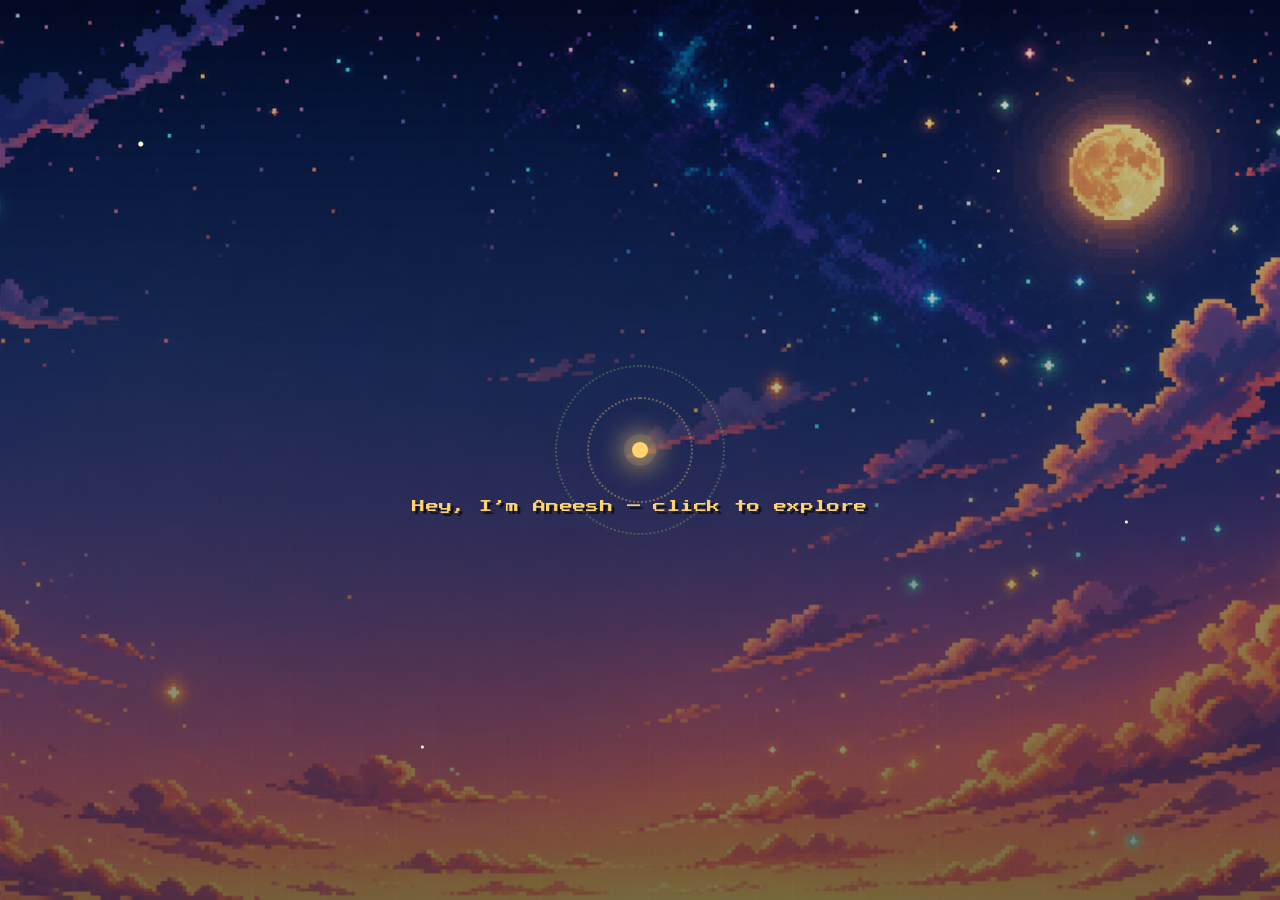
<file: index.html>
<!doctype html><html lang="en"><head><meta charset="UTF-8"><meta name="viewport" content="width=device-width, initial-scale=1"><title>Aneesh Mishra | Portfolio</title><link rel="preconnect" href="https://fonts.googleapis.com"><link rel="preconnect" href="https://fonts.gstatic.com" crossorigin><link href="https://fonts.googleapis.com/css2?family=Pixelify+Sans:wght@400;500;600;700&family=Press+Start+2P&display=swap" rel="stylesheet"><link rel="stylesheet" href="styles.css?v=7"><link rel="stylesheet" href="paragraph-readable.css?v=3"><link rel="stylesheet" href="profile-card.css?v=5"><link rel="stylesheet" href="motion.css?v=4"><link rel="stylesheet" href="mobile.css?v=3"></head><body class="landing-page"><div class="stars" aria-hidden="true"></div><main class="explorer" id="explorer"><button class="explore-dot" id="explore-button" type="button" aria-expanded="false" aria-controls="portfolio"><span class="core"></span><span class="dot-label">click to explore</span></button><section class="portfolio" id="portfolio" aria-hidden="true"><header class="landing-header"><a href="index.html" class="wordmark">ANEESH MISHRA</a><p>developer · researcher · builder</p><span class="status"><i></i> system online</span></header><section class="intro profile-intro" aria-labelledby="welcome-title"><img class="profile-picture" src="assets/profile-picture.png" alt="Aneesh Mishra"><div><p class="eyebrow">welcome, traveler!</p><h1 id="welcome-title">Hey, I’m<br>Aneesh.</h1><p class="lede">I’m a junior at East Brunswick High School interested in machine learning, cybersecurity, and music.</p></div></section><nav class="orbit" aria-label="Portfolio sections"><a class="orbit-link research" href="research.html"><span>01</span>Research <small>investigate</small></a><a class="orbit-link builds" href="experience.html"><span>02</span>Builds <small>ship</small></a><a class="orbit-link leadership" href="leadership.html"><span>03</span>Leadership <small>lead</small></a><a class="orbit-link music" href="music.html"><span>04</span>Music <small>perform</small></a><a class="orbit-link resume" href="resume.html"><span>05</span>Resume <small>explore</small></a></nav><footer class="landing-footer"><span>East Brunswick, NJ</span><span>navigate the constellation</span></footer></section></main><script src="script.js?v=9"></script></body></html>
</file>
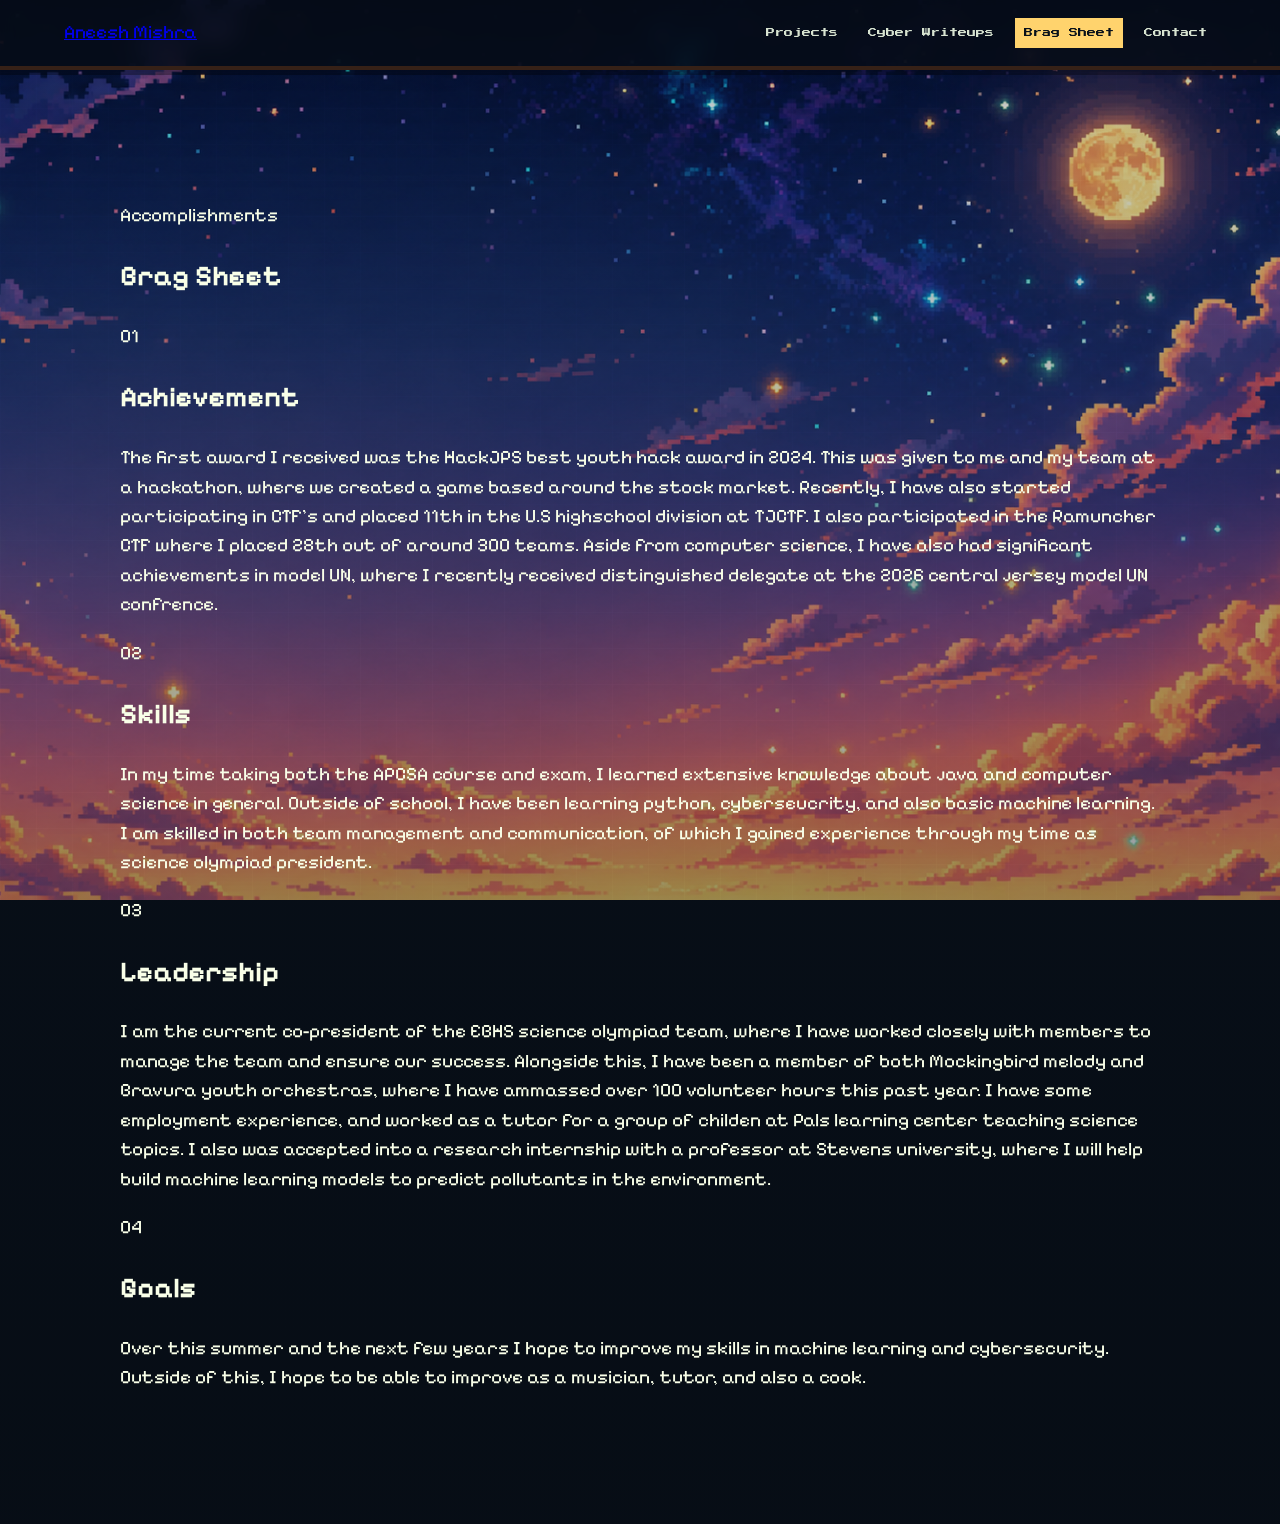
<file: brag-sheet.html>
<!DOCTYPE html>
<html lang="en">
  <head>
    <meta charset="UTF-8" />
    <meta name="viewport" content="width=device-width, initial-scale=1.0" />
    <title>Brag Sheet | Aneesh Mishra</title>
    <link rel="preconnect" href="https://fonts.googleapis.com" />
    <link rel="preconnect" href="https://fonts.gstatic.com" crossorigin />
    <link
      href="https://fonts.googleapis.com/css2?family=Pixelify+Sans:wght@400;500;600;700&family=Press+Start+2P&display=swap"
      rel="stylesheet"
    />
    <link rel="stylesheet" href="styles.css" />
  </head>
  <body>
    <div class="scanlines" aria-hidden="true"></div>

    <header class="page-header">
      <a class="home-link" href="index.html">Aneesh Mishra</a>
      <nav class="tab-nav compact" aria-label="Portfolio pages">
        <a href="projects.html">Projects</a>
        <a href="writeups.html">Cyber Writeups</a>
        <a class="active" href="brag-sheet.html">Brag Sheet</a>
        <a href="contact.html">Contact</a>
      </nav>
    </header>

    <main class="page-shell">
      <section class="content-card">
        <p class="mini-title">Accomplishments</p>
        <h1>Brag Sheet</h1>
        <div class="card-grid">
          <article class="info-tile">
            <span class="tile-number">01</span>
            <h2>Achievement</h2>
            <p>The first award I received was the HackJPS best youth hack award in 2024. This was given to me and my team at a hackathon, where we created a game based around the stock market. Recently, I have also started participating in CTF's and placed 11th in the U.S highschool division at TJCTF. I also participated in the Ramuncher CTF where I placed 28th out of around 300 teams. Aside from computer science, I have also had significant achievements in model UN, where I recently received distinguished delegate at the 2026 central jersey model UN confrence. </p>
          </article>
          <article class="info-tile">
            <span class="tile-number">02</span>
            <h2>Skills</h2>
            <p>In my time taking both the APCSA course and exam, I learned extensive knowledge about java and computer science in general. Outside of school, I have been learning python, cyberseucrity, and also basic machine learning. I am skilled in both team management and communication, of which I gained experience through my time as science olympiad president.</p>
          </article>
          <article class="info-tile">
            <span class="tile-number">03</span>
            <h2>Leadership</h2>
            <p>I am the current co-president of the EBHS science olympiad team, where I have worked closely with members to manage the team and ensure our success. Alongside this, I have been a member of both Mockingbird melody and Bravura youth orchestras, where I have ammassed over 100 volunteer hours this past year. I have some employment experience, and worked as a tutor for a group of childen at Pals learning center teaching science topics. I also was accepted into a research internship with a professor at Stevens university, where I will help build machine learning models to predict pollutants in the environment.</p>
          </article>
          <article class="info-tile">
            <span class="tile-number">04</span>
            <h2>Goals</h2>
            <p>Over this summer and the next few years I hope to improve my skills in machine learning and cybersecurity. Outside of this, I hope to be able to improve as a musician, tutor, and also a cook. </p>
          </article>
        </div>
      </section>
    </main>
  </body>
</html>
</file>
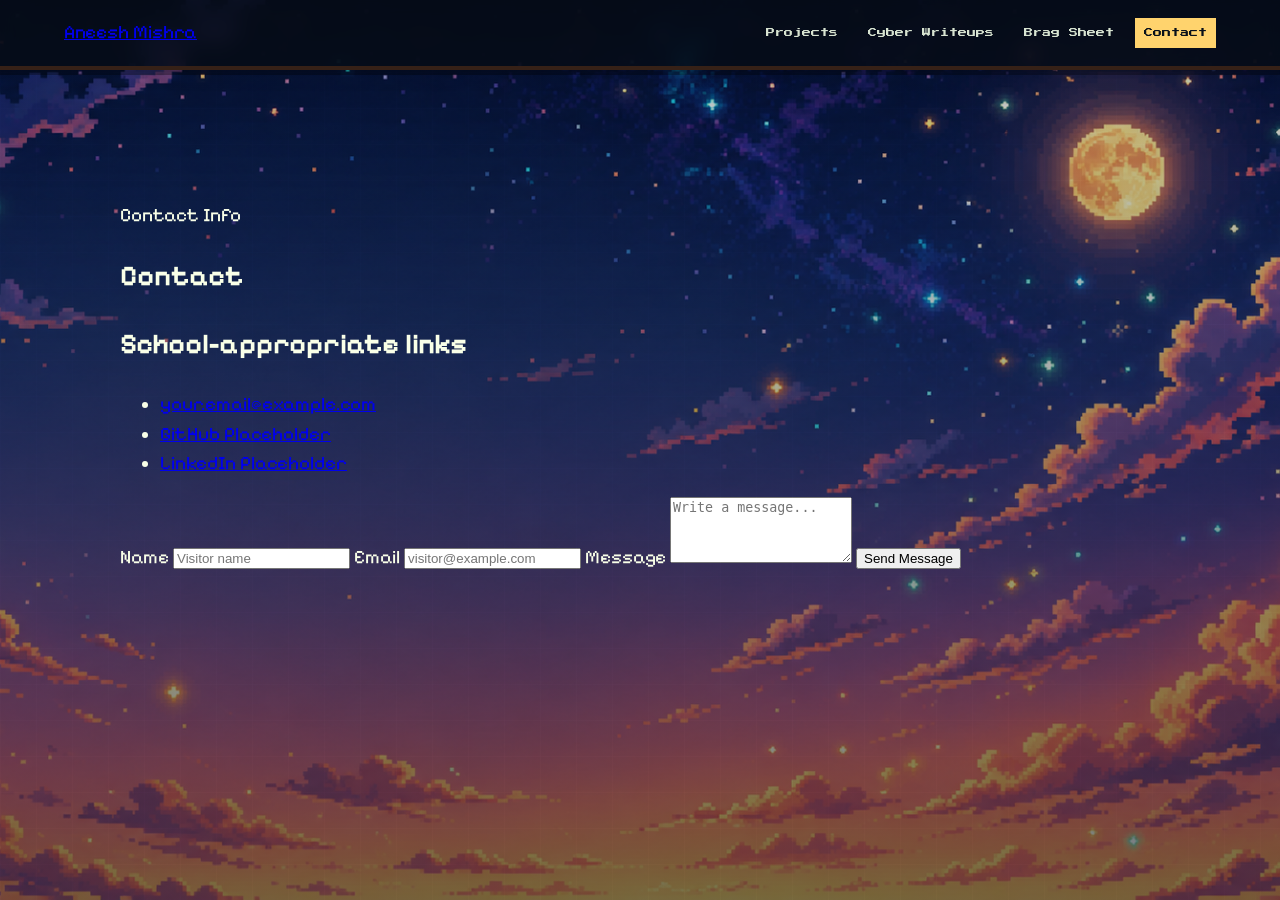
<file: contact.html>
<!DOCTYPE html>
<html lang="en">
  <head>
    <meta charset="UTF-8" />
    <meta name="viewport" content="width=device-width, initial-scale=1.0" />
    <title>Contact | Aneesh Mishra</title>
    <link rel="preconnect" href="https://fonts.googleapis.com" />
    <link rel="preconnect" href="https://fonts.gstatic.com" crossorigin />
    <link
      href="https://fonts.googleapis.com/css2?family=Pixelify+Sans:wght@400;500;600;700&family=Press+Start+2P&display=swap"
      rel="stylesheet"
    />
    <link rel="stylesheet" href="styles.css" />
  </head>
  <body>
    <div class="scanlines" aria-hidden="true"></div>

    <header class="page-header">
      <a class="home-link" href="index.html">Aneesh Mishra</a>
      <nav class="tab-nav compact" aria-label="Portfolio pages">
        <a href="projects.html">Projects</a>
        <a href="writeups.html">Cyber Writeups</a>
        <a href="brag-sheet.html">Brag Sheet</a>
        <a class="active" href="contact.html">Contact</a>
      </nav>
    </header>

    <main class="page-shell">
      <section class="content-card">
        <p class="mini-title">Contact Info</p>
        <h1>Contact</h1>
        <div class="two-column">
          <div>
            <h2>School-appropriate links</h2>
            <ul class="link-list">
              <li><a href="mailto:your.email@example.com">your.email@example.com</a></li>
              <li><a href="https://github.com/" target="_blank" rel="noreferrer">GitHub Placeholder</a></li>
              <li><a href="https://www.linkedin.com/" target="_blank" rel="noreferrer">LinkedIn Placeholder</a></li>
            </ul>
          </div>

          <form class="contact-form" aria-label="Contact form">
            <label>
              Name
              <input type="text" name="name" placeholder="Visitor name" />
            </label>
            <label>
              Email
              <input type="email" name="email" placeholder="visitor@example.com" />
            </label>
            <label>
              Message
              <textarea name="message" rows="4" placeholder="Write a message..."></textarea>
            </label>
            <button class="form-button" type="submit">Send Message</button>
            <p class="form-note" role="status" aria-live="polite"></p>
          </form>
        </div>
      </section>
    </main>

    <script src="script.js"></script>
  </body>
</html>
</file>
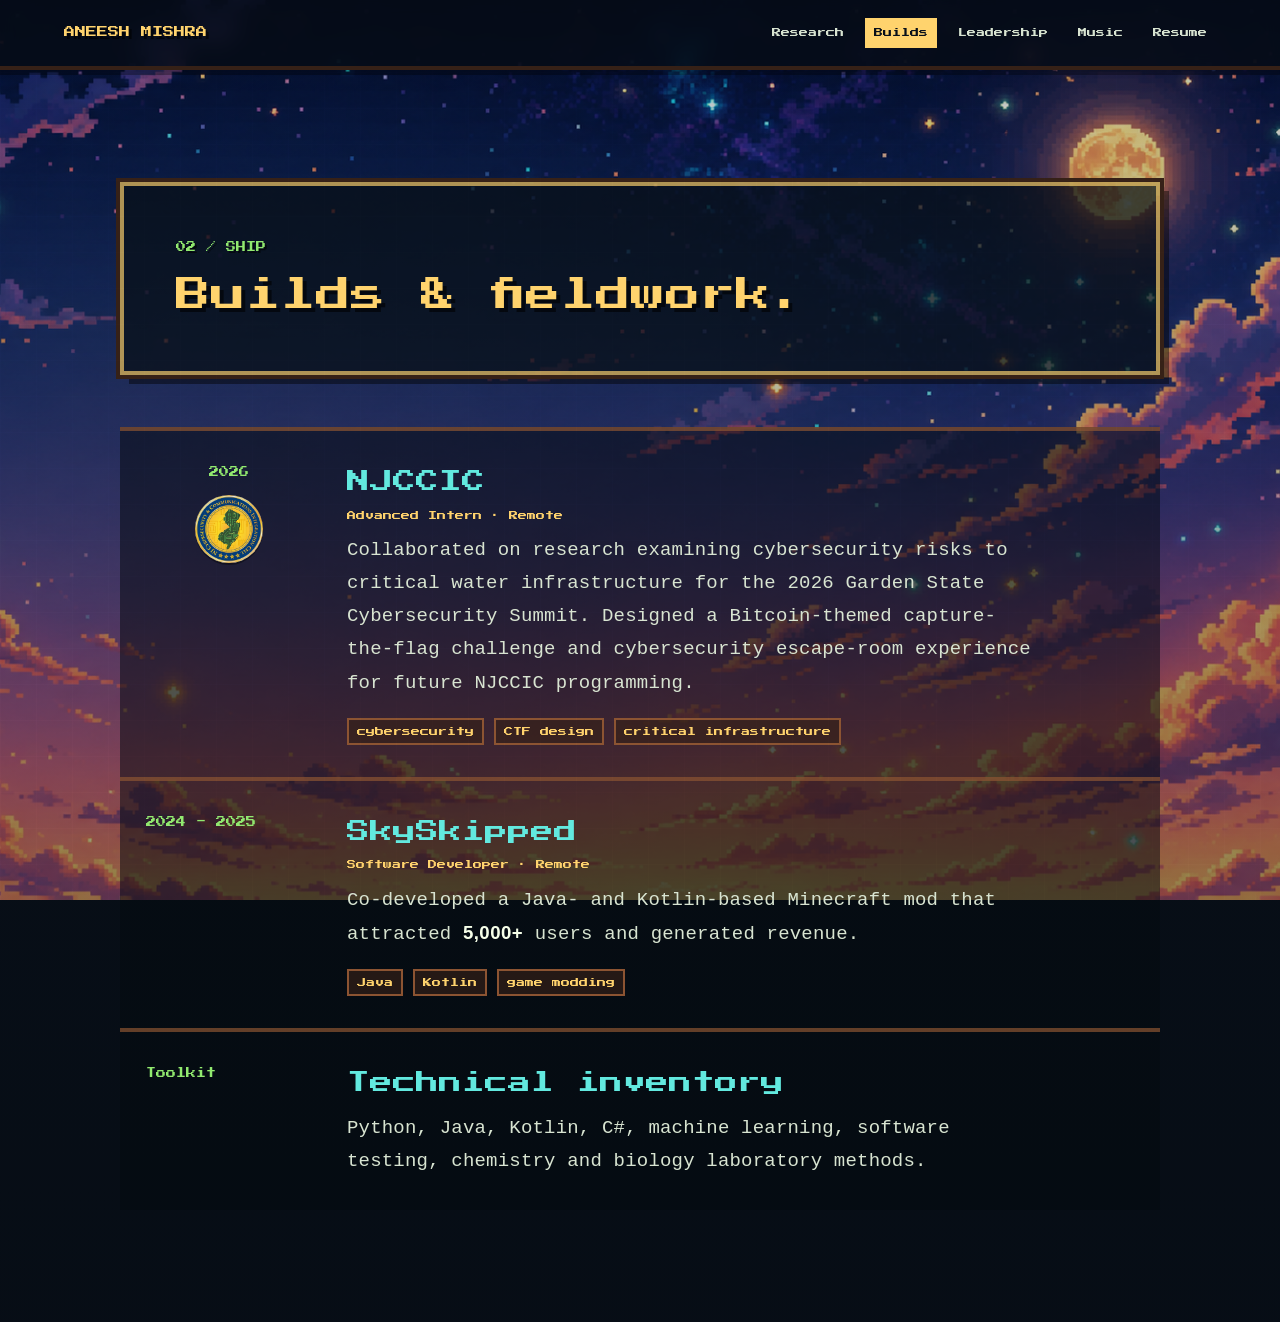
<file: experience.html>
<!doctype html><html lang="en"><head><meta charset="UTF-8"><meta name="viewport" content="width=device-width,initial-scale=1"><title>Builds | Aneesh Mishra</title><link rel="preconnect" href="https://fonts.googleapis.com"><link rel="preconnect" href="https://fonts.gstatic.com" crossorigin><link href="https://fonts.googleapis.com/css2?family=Pixelify+Sans:wght@400;500;600;700&family=Press+Start+2P&display=swap" rel="stylesheet"><link rel="stylesheet" href="styles.css?v=7"><link rel="stylesheet" href="paragraph-readable.css?v=3"><link rel="stylesheet" href="title-layout.css?v=3"><link rel="stylesheet" href="experience-logos.css"><link rel="stylesheet" href="mobile.css?v=1"></head><body><header class="page-header"><a class="wordmark" href="index.html">ANEESH MISHRA</a><nav class="tab-nav"><a href="research.html">Research</a><a class="active" href="experience.html">Builds</a><a href="leadership.html">Leadership</a><a href="music.html">Music</a><a href="resume.html">Resume</a></nav></header><main class="page-shell"><section class="page-intro"><div><p class="section-kicker">02 / ship</p><h1>Builds & fieldwork.</h1></div></section><section class="timeline"><article class="entry njccic-entry"><div class="entry-meta organization-meta"><span>2026</span><img class="njccic-logo" src="assets/njccic-logo.png" alt="New Jersey Cybersecurity and Communications Integration Cell seal"></div><div><h2>NJCCIC <span>Advanced Intern · Remote</span></h2><p>Collaborated on research examining cybersecurity risks to critical water infrastructure for the 2026 Garden State Cybersecurity Summit. Designed a Bitcoin-themed capture-the-flag challenge and cybersecurity escape-room experience for future NJCCIC programming.</p><div class="skill-row"><span>cybersecurity</span><span>CTF design</span><span>critical infrastructure</span></div></div></article><article class="entry"><div class="entry-meta">2024 - 2025</div><div><h2>SkySkipped <span>Software Developer · Remote</span></h2><p>Co-developed a Java- and Kotlin-based Minecraft mod that attracted <strong class="clear-metric">5,000+</strong> users and generated revenue.</p><div class="skill-row"><span>Java</span><span>Kotlin</span><span>game modding</span></div></div></article><article class="entry"><div class="entry-meta">Toolkit</div><div><h2>Technical inventory</h2><p>Python, Java, Kotlin, C#, machine learning, software testing, chemistry and biology laboratory methods.</p></div></article></section></main></body></html>
</file>
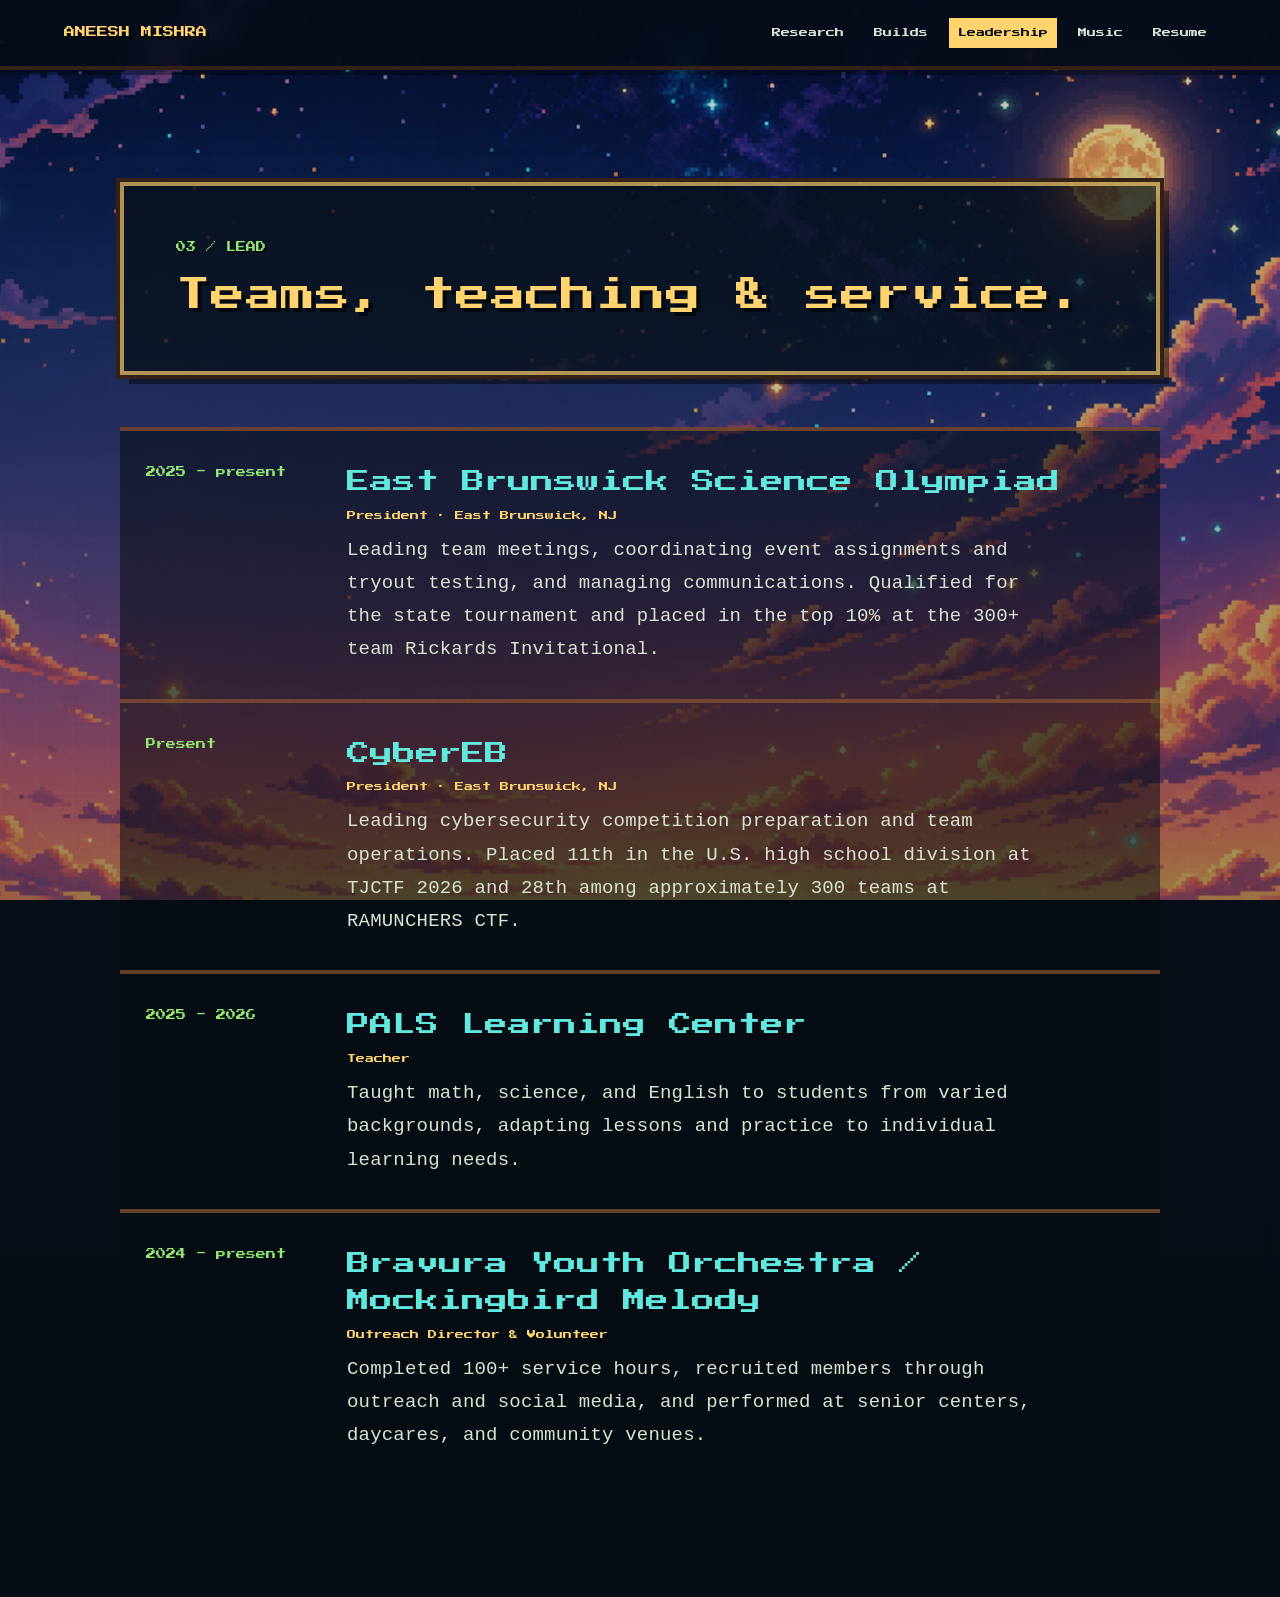
<file: leadership.html>
<!doctype html><html lang="en"><head><meta charset="UTF-8"><meta name="viewport" content="width=device-width,initial-scale=1"><title>Leadership | Aneesh Mishra</title><link rel="preconnect" href="https://fonts.googleapis.com"><link rel="preconnect" href="https://fonts.gstatic.com" crossorigin><link href="https://fonts.googleapis.com/css2?family=Pixelify+Sans:wght@400;500;600;700&family=Press+Start+2P&display=swap" rel="stylesheet"><link rel="stylesheet" href="styles.css?v=7"><link rel="stylesheet" href="paragraph-readable.css?v=3"><link rel="stylesheet" href="title-layout.css?v=3"><link rel="stylesheet" href="mobile.css?v=1"></head><body><header class="page-header"><a class="wordmark" href="index.html">ANEESH MISHRA</a><nav class="tab-nav"><a href="research.html">Research</a><a href="experience.html">Builds</a><a class="active" href="leadership.html">Leadership</a><a href="music.html">Music</a><a href="resume.html">Resume</a></nav></header><main class="page-shell"><section class="page-intro"><div><p class="section-kicker">03 / lead</p><h1>Teams, teaching & service.</h1></div></section><section class="timeline"><article class="entry"><div class="entry-meta">2025 - present</div><div><h2>East Brunswick Science Olympiad <span>President · East Brunswick, NJ</span></h2><p>Leading team meetings, coordinating event assignments and tryout testing, and managing communications. Qualified for the state tournament and placed in the top 10% at the 300+ team Rickards Invitational.</p></div></article><article class="entry"><div class="entry-meta">Present</div><div><h2>CyberEB <span>President · East Brunswick, NJ</span></h2><p>Leading cybersecurity competition preparation and team operations. Placed 11th in the U.S. high school division at TJCTF 2026 and 28th among approximately 300 teams at RAMUNCHERS CTF.</p></div></article><article class="entry"><div class="entry-meta">2025 - 2026</div><div><h2>PALS Learning Center <span>Teacher</span></h2><p>Taught math, science, and English to students from varied backgrounds, adapting lessons and practice to individual learning needs.</p></div></article><article class="entry"><div class="entry-meta">2024 - present</div><div><h2>Bravura Youth Orchestra / Mockingbird Melody <span>Outreach Director & Volunteer</span></h2><p>Completed 100+ service hours, recruited members through outreach and social media, and performed at senior centers, daycares, and community venues.</p></div></article></section></main></body></html>
</file>
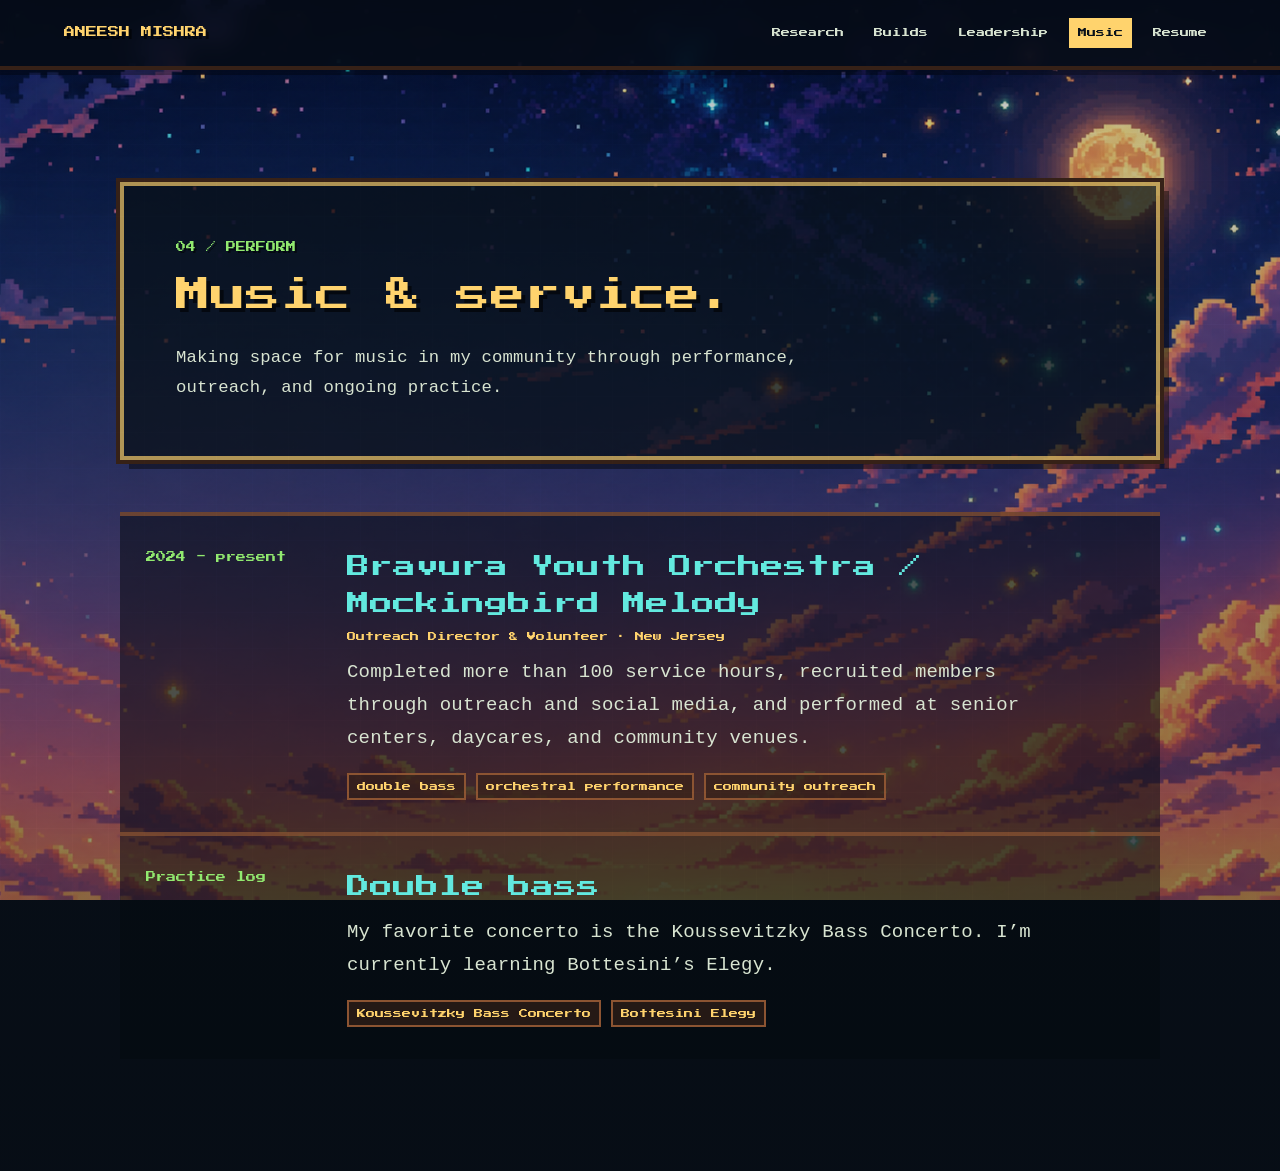
<file: music.html>
<!doctype html><html lang="en"><head><meta charset="UTF-8"><meta name="viewport" content="width=device-width,initial-scale=1"><title>Music | Aneesh Mishra</title><link rel="preconnect" href="https://fonts.googleapis.com"><link rel="preconnect" href="https://fonts.gstatic.com" crossorigin><link href="https://fonts.googleapis.com/css2?family=Pixelify+Sans:wght@400;500;600;700&family=Press+Start+2P&display=swap" rel="stylesheet"><link rel="stylesheet" href="styles.css?v=7"><link rel="stylesheet" href="paragraph-readable.css?v=3"><link rel="stylesheet" href="title-layout.css?v=3"><link rel="stylesheet" href="mobile.css?v=1"></head><body><header class="page-header"><a class="wordmark" href="index.html">ANEESH MISHRA</a><nav class="tab-nav"><a href="research.html">Research</a><a href="experience.html">Builds</a><a href="leadership.html">Leadership</a><a class="active" href="music.html">Music</a><a href="resume.html">Resume</a></nav></header><main class="page-shell"><section class="page-intro"><div><p class="section-kicker">04 / perform</p><h1>Music & service.</h1></div><p>Making space for music in my community through performance, outreach, and ongoing practice.</p></section><section class="timeline"><article class="entry"><div class="entry-meta">2024 - present</div><div><h2>Bravura Youth Orchestra / Mockingbird Melody <span>Outreach Director & Volunteer · New Jersey</span></h2><p>Completed more than 100 service hours, recruited members through outreach and social media, and performed at senior centers, daycares, and community venues.</p><div class="skill-row"><span>double bass</span><span>orchestral performance</span><span>community outreach</span></div></div></article><article class="entry"><div class="entry-meta">Practice log</div><div><h2>Double bass</h2><p>My favorite concerto is the Koussevitzky Bass Concerto. I’m currently learning Bottesini’s Elegy.</p><div class="skill-row"><span>Koussevitzky Bass Concerto</span><span>Bottesini Elegy</span></div></div></article></section></main></body></html>
</file>
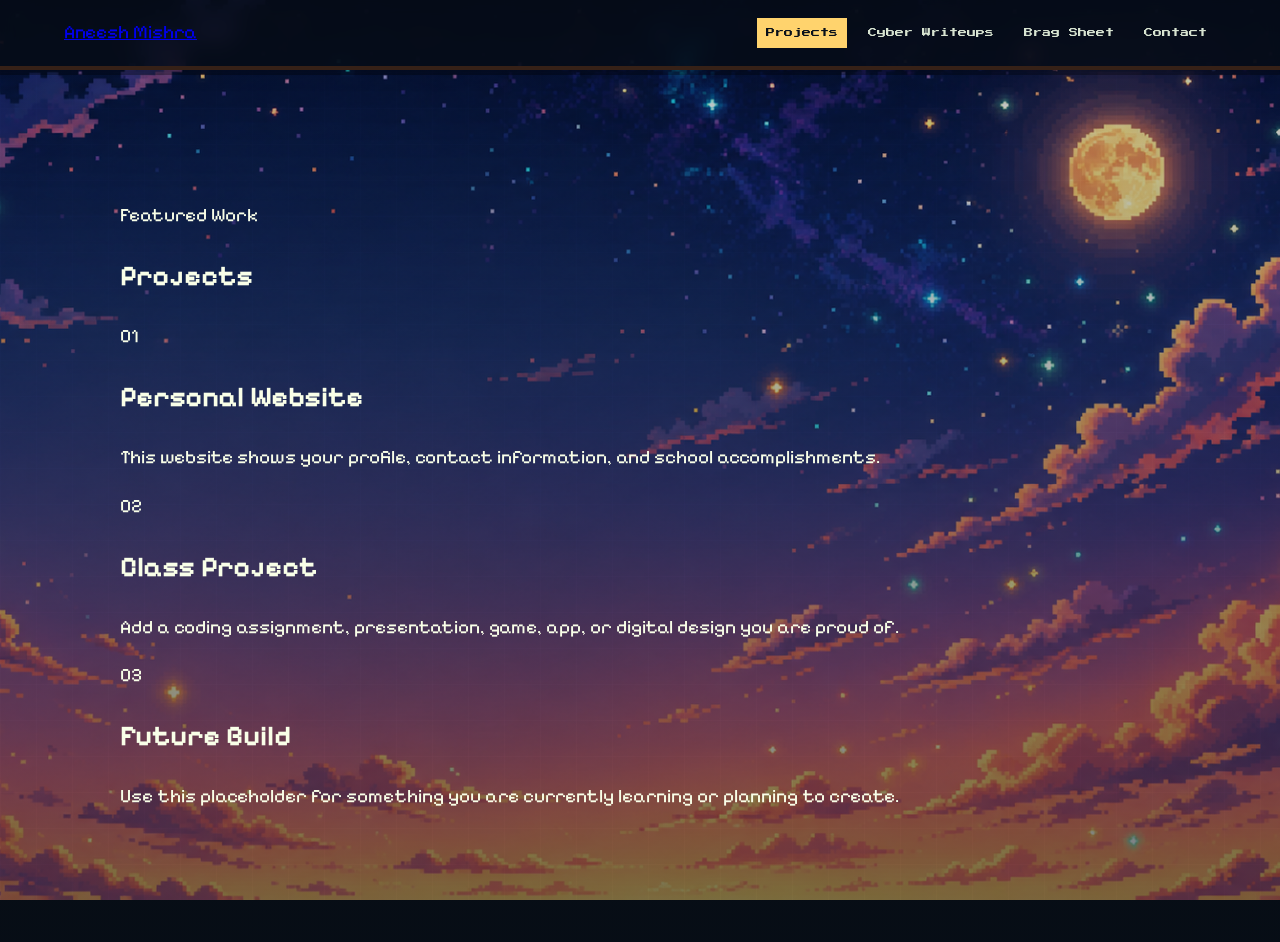
<file: projects.html>
<!DOCTYPE html>
<html lang="en">
  <head>
    <meta charset="UTF-8" />
    <meta name="viewport" content="width=device-width, initial-scale=1.0" />
    <title>Projects | Aneesh Mishra</title>
    <link rel="preconnect" href="https://fonts.googleapis.com" />
    <link rel="preconnect" href="https://fonts.gstatic.com" crossorigin />
    <link
      href="https://fonts.googleapis.com/css2?family=Pixelify+Sans:wght@400;500;600;700&family=Press+Start+2P&display=swap"
      rel="stylesheet"
    />
    <link rel="stylesheet" href="styles.css" />
  </head>
  <body>
    <div class="scanlines" aria-hidden="true"></div>

    <header class="page-header">
      <a class="home-link" href="index.html">Aneesh Mishra</a>
      <nav class="tab-nav compact" aria-label="Portfolio pages">
        <a class="active" href="projects.html">Projects</a>
        <a href="writeups.html">Cyber Writeups</a>
        <a href="brag-sheet.html">Brag Sheet</a>
        <a href="contact.html">Contact</a>
      </nav>
    </header>

    <main class="page-shell">
      <section class="content-card">
        <p class="mini-title">Featured Work</p>
        <h1>Projects</h1>
        <div class="card-grid">
          <article class="info-tile">
            <span class="tile-number">01</span>
            <h2>Personal Website</h2>
            <p>This website shows your profile, contact information, and school accomplishments.</p>
          </article>
          <article class="info-tile">
            <span class="tile-number">02</span>
            <h2>Class Project</h2>
            <p>Add a coding assignment, presentation, game, app, or digital design you are proud of.</p>
          </article>
          <article class="info-tile">
            <span class="tile-number">03</span>
            <h2>Future Build</h2>
            <p>Use this placeholder for something you are currently learning or planning to create.</p>
          </article>
        </div>
      </section>
    </main>
  </body>
</html>
</file>
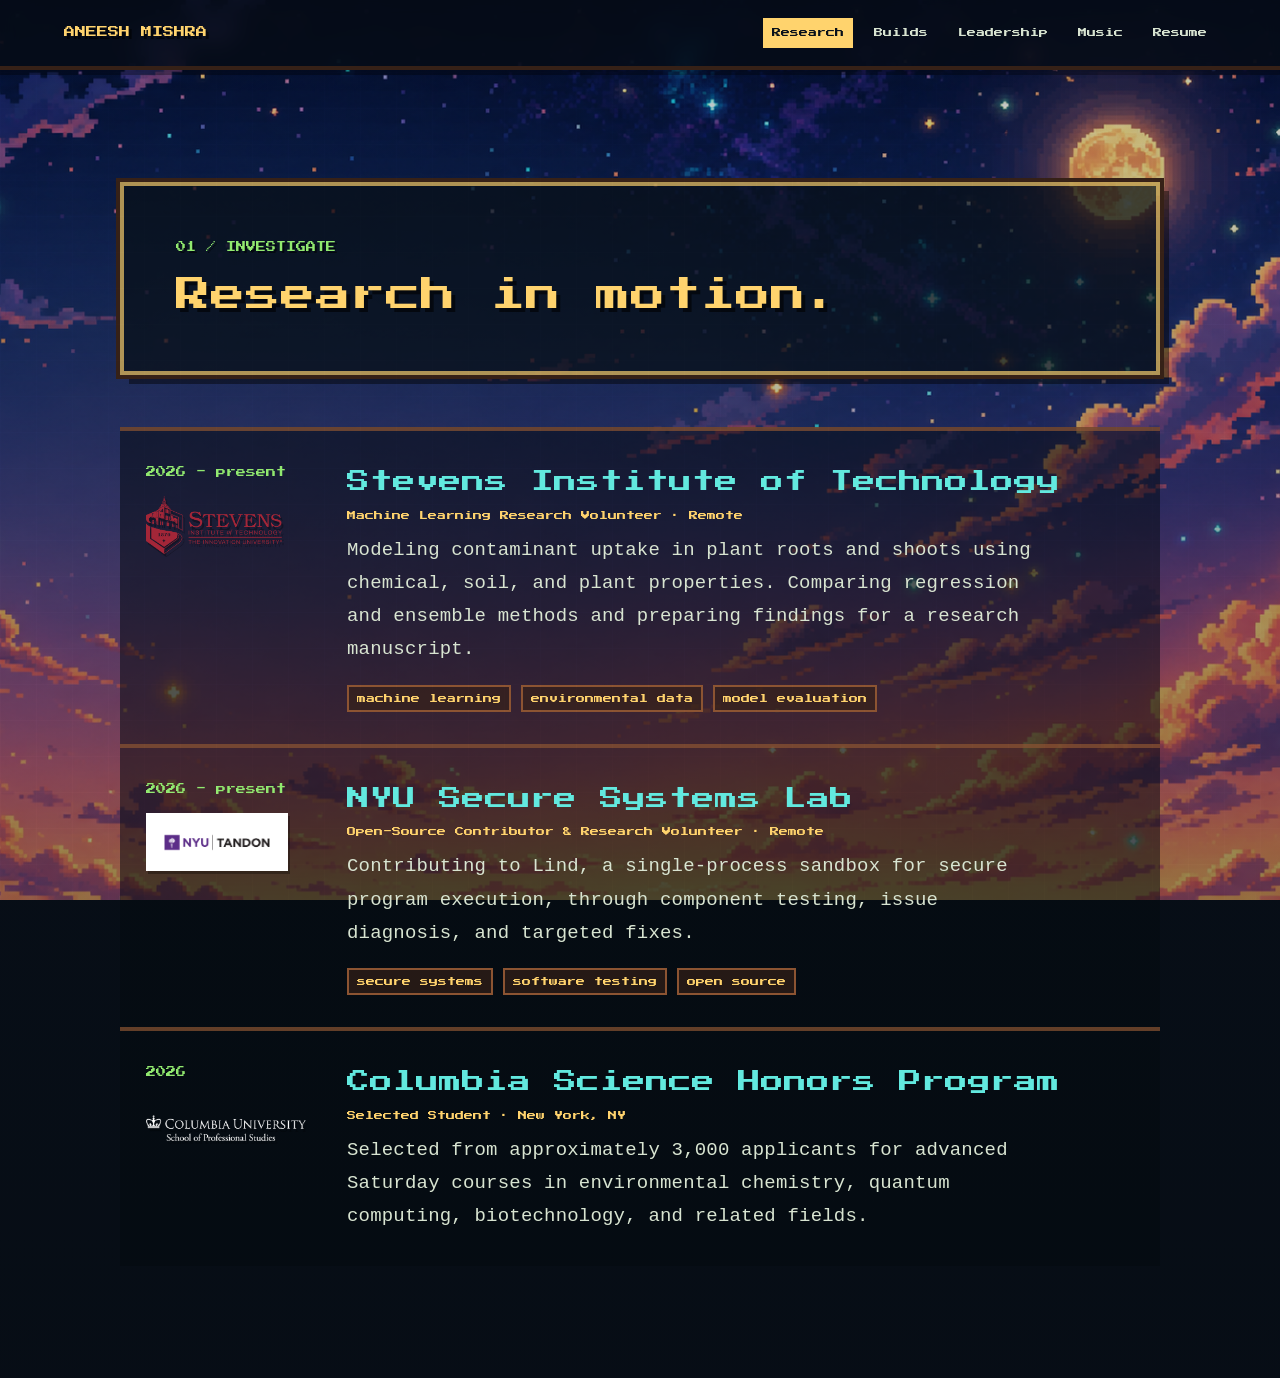
<file: research.html>
<!doctype html><html lang="en"><head><meta charset="UTF-8"><meta name="viewport" content="width=device-width,initial-scale=1"><title>Research | Aneesh Mishra</title><link rel="preconnect" href="https://fonts.googleapis.com"><link rel="preconnect" href="https://fonts.gstatic.com" crossorigin><link href="https://fonts.googleapis.com/css2?family=Pixelify+Sans:wght@400;500;600;700&family=Press+Start+2P&display=swap" rel="stylesheet"><link rel="stylesheet" href="styles.css?v=7"><link rel="stylesheet" href="paragraph-readable.css?v=3"><link rel="stylesheet" href="research-badges.css"><link rel="stylesheet" href="title-layout.css?v=3"><link rel="stylesheet" href="mobile.css?v=1"></head><body><header class="page-header"><a class="wordmark" href="index.html">ANEESH MISHRA</a><nav class="tab-nav"><a class="active" href="research.html">Research</a><a href="experience.html">Builds</a><a href="leadership.html">Leadership</a><a href="music.html">Music</a><a href="resume.html">Resume</a></nav></header><main class="page-shell"><section class="page-intro title-only"><div><p class="section-kicker">01 / investigate</p><h1>Research in motion.</h1></div></section><section class="timeline"><article class="entry organization-entry"><div class="entry-meta organization-meta"><span>2026 - present</span><img class="organization-logo stevens-logo" src="assets/stevens-official-logo.png" alt="Stevens Institute of Technology"></div><div><h2>Stevens Institute of Technology <span>Machine Learning Research Volunteer · Remote</span></h2><p>Modeling contaminant uptake in plant roots and shoots using chemical, soil, and plant properties. Comparing regression and ensemble methods and preparing findings for a research manuscript.</p><div class="skill-row"><span>machine learning</span><span>environmental data</span><span>model evaluation</span></div></div></article><article class="entry organization-entry"><div class="entry-meta organization-meta"><span>2026 - present</span><img class="organization-logo nyu-logo" src="assets/nyu-official-logo.png" alt="NYU Tandon School of Engineering"></div><div><h2>NYU Secure Systems Lab <span>Open-Source Contributor & Research Volunteer · Remote</span></h2><p>Contributing to Lind, a single-process sandbox for secure program execution, through component testing, issue diagnosis, and targeted fixes.</p><div class="skill-row"><span>secure systems</span><span>software testing</span><span>open source</span></div></div></article><article class="entry organization-entry"><div class="entry-meta organization-meta"><span>2026</span><img class="organization-logo columbia-logo" src="assets/columbia-sps-logo.png" alt="Columbia University School of Professional Studies"></div><div><h2>Columbia Science Honors Program <span>Selected Student · New York, NY</span></h2><p>Selected from approximately 3,000 applicants for advanced Saturday courses in environmental chemistry, quantum computing, biotechnology, and related fields.</p></div></article></section></main></body></html>
</file>
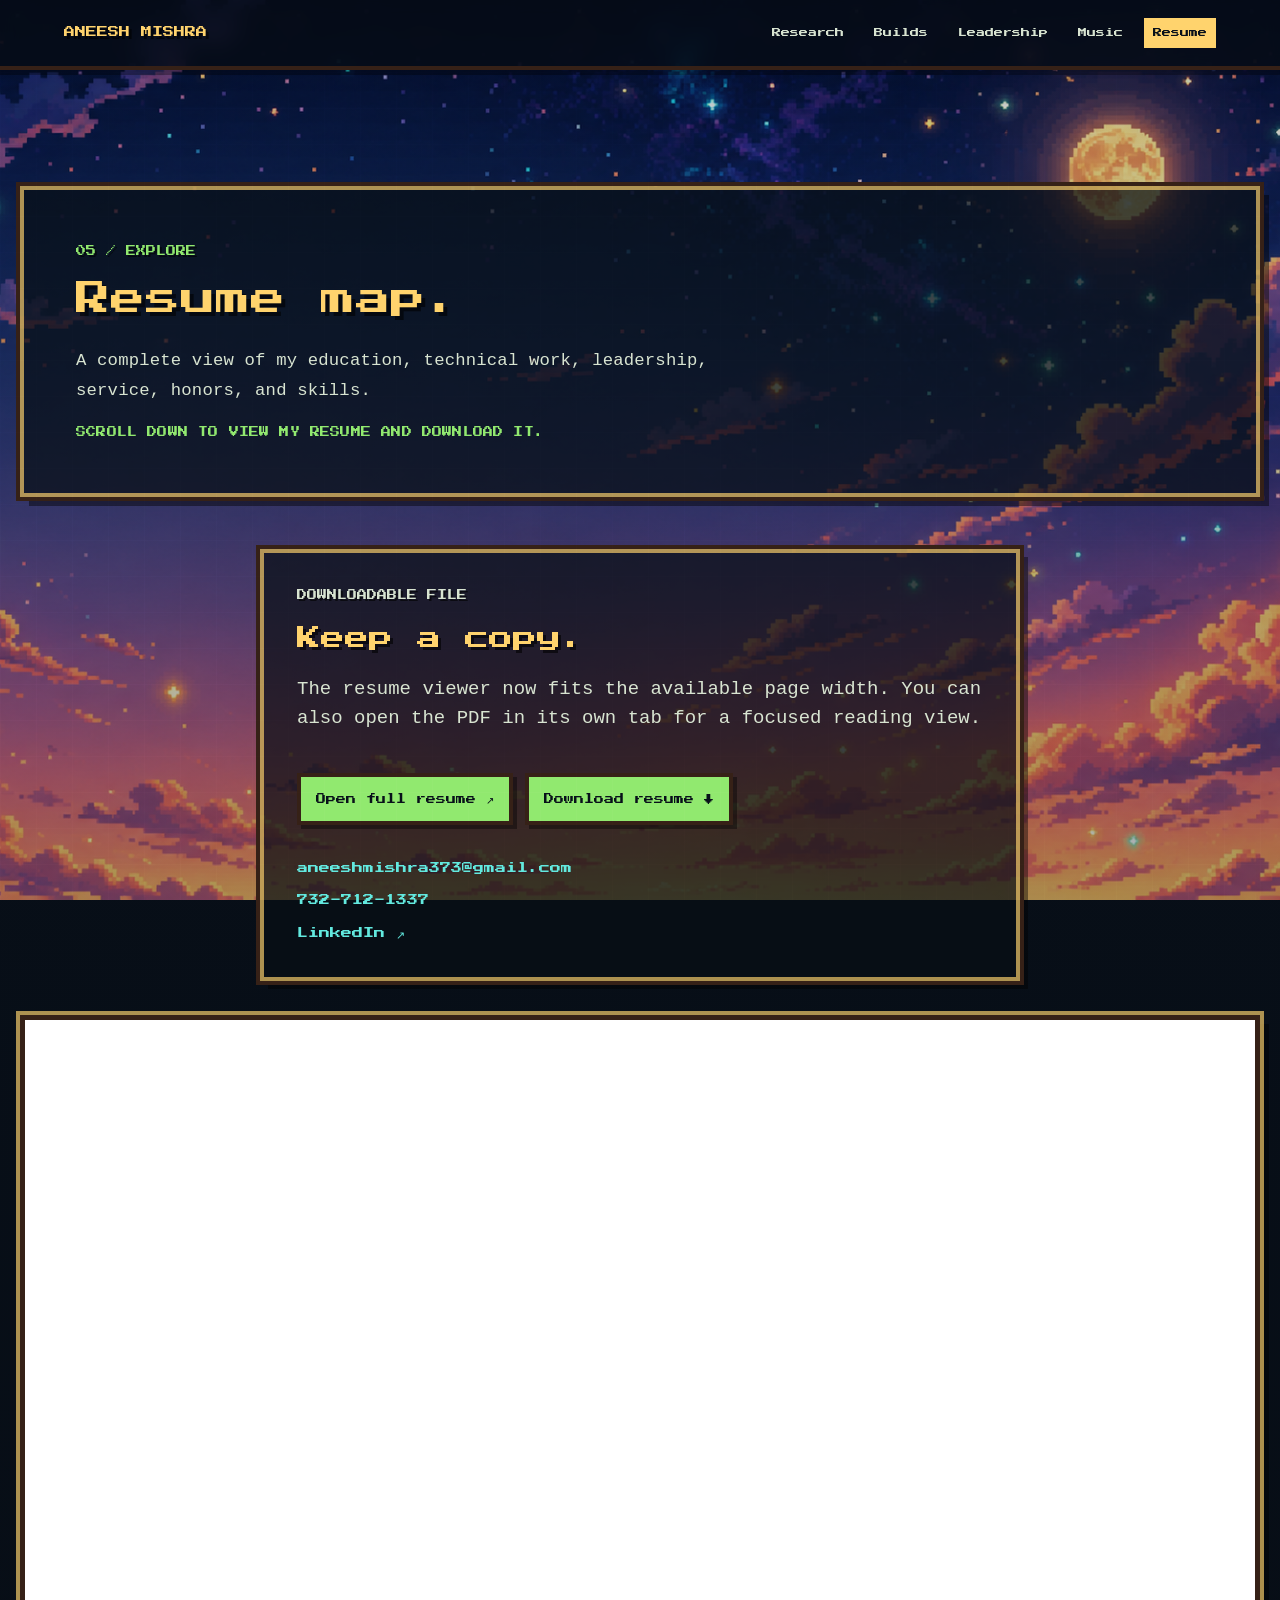
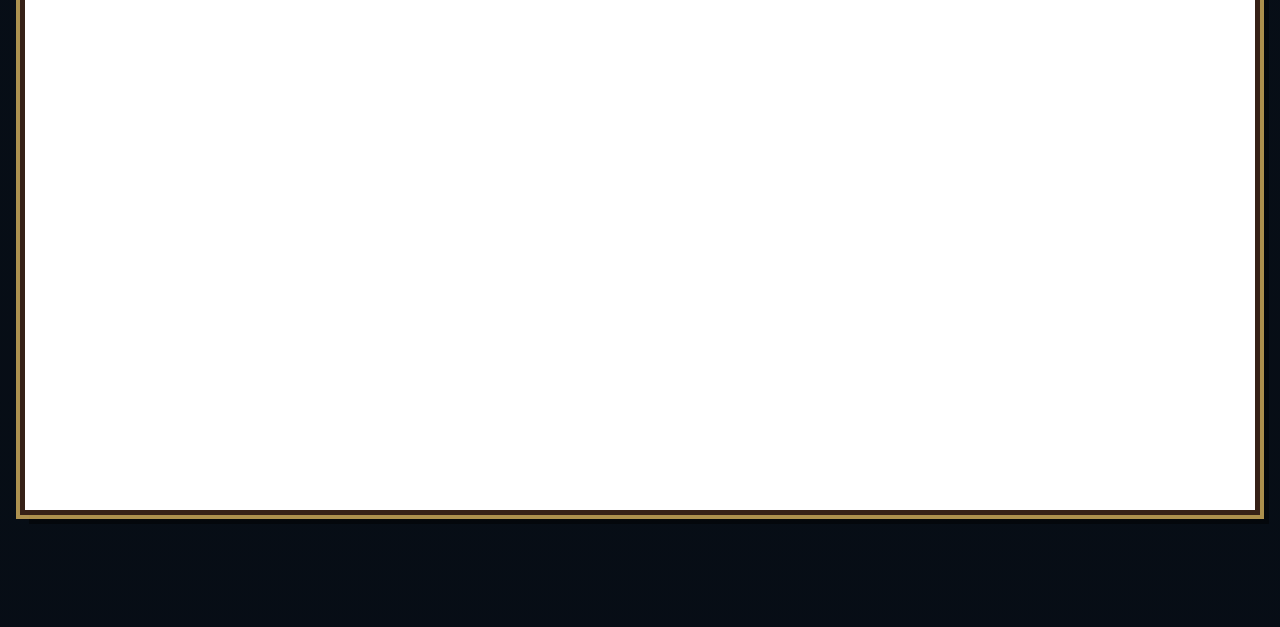
<file: resume.html>
<!doctype html><html lang="en"><head><meta charset="UTF-8"><meta name="viewport" content="width=device-width,initial-scale=1"><title>Resume | Aneesh Mishra</title><link rel="preconnect" href="https://fonts.googleapis.com"><link rel="preconnect" href="https://fonts.gstatic.com" crossorigin><link href="https://fonts.googleapis.com/css2?family=Pixelify+Sans:wght@400;500;600;700&family=Press+Start+2P&display=swap" rel="stylesheet"><link rel="stylesheet" href="styles.css?v=7"><link rel="stylesheet" href="paragraph-readable.css?v=3"><link rel="stylesheet" href="title-layout.css?v=3"><link rel="stylesheet" href="resume-readable.css"><link rel="stylesheet" href="mobile.css?v=1"></head><body class="resume-page"><header class="page-header"><a class="wordmark" href="index.html">ANEESH MISHRA</a><nav class="tab-nav"><a href="research.html">Research</a><a href="experience.html">Builds</a><a href="leadership.html">Leadership</a><a href="music.html">Music</a><a class="active" href="resume.html">Resume</a></nav></header><main class="page-shell resume-shell"><section class="page-intro"><div><p class="section-kicker">05 / explore</p><h1>Resume map.</h1></div><p>A complete view of my education, technical work, leadership, service, honors, and skills.</p></section><section class="resume-layout"><div class="resume-frame"><iframe title="Aneesh Mishra resume" src="assets/Aneesh-Mishra-Resume.pdf?v=3#zoom=page-width"></iframe></div><aside class="resume-actions"><p class="section-kicker">downloadable file</p><h2>Keep a copy.</h2><p>The resume viewer now fits the available page width. You can also open the PDF in its own tab for a focused reading view.</p><a class="download" href="assets/Aneesh-Mishra-Resume.pdf?v=3" target="_blank" rel="noreferrer">Open full resume ↗</a><a class="download" href="assets/Aneesh-Mishra-Resume.pdf?v=3" download="Aneesh-Mishra-Resume.pdf">Download resume ↓</a><div class="contact-links"><a href="mailto:aneeshmishra373@gmail.com">aneeshmishra373@gmail.com</a><a href="tel:+17327121337">732-712-1337</a><a href="https://www.linkedin.com/in/aneesh-m-963144304" target="_blank" rel="noreferrer">LinkedIn ↗</a></div></aside></section></main></body></html>
</file>
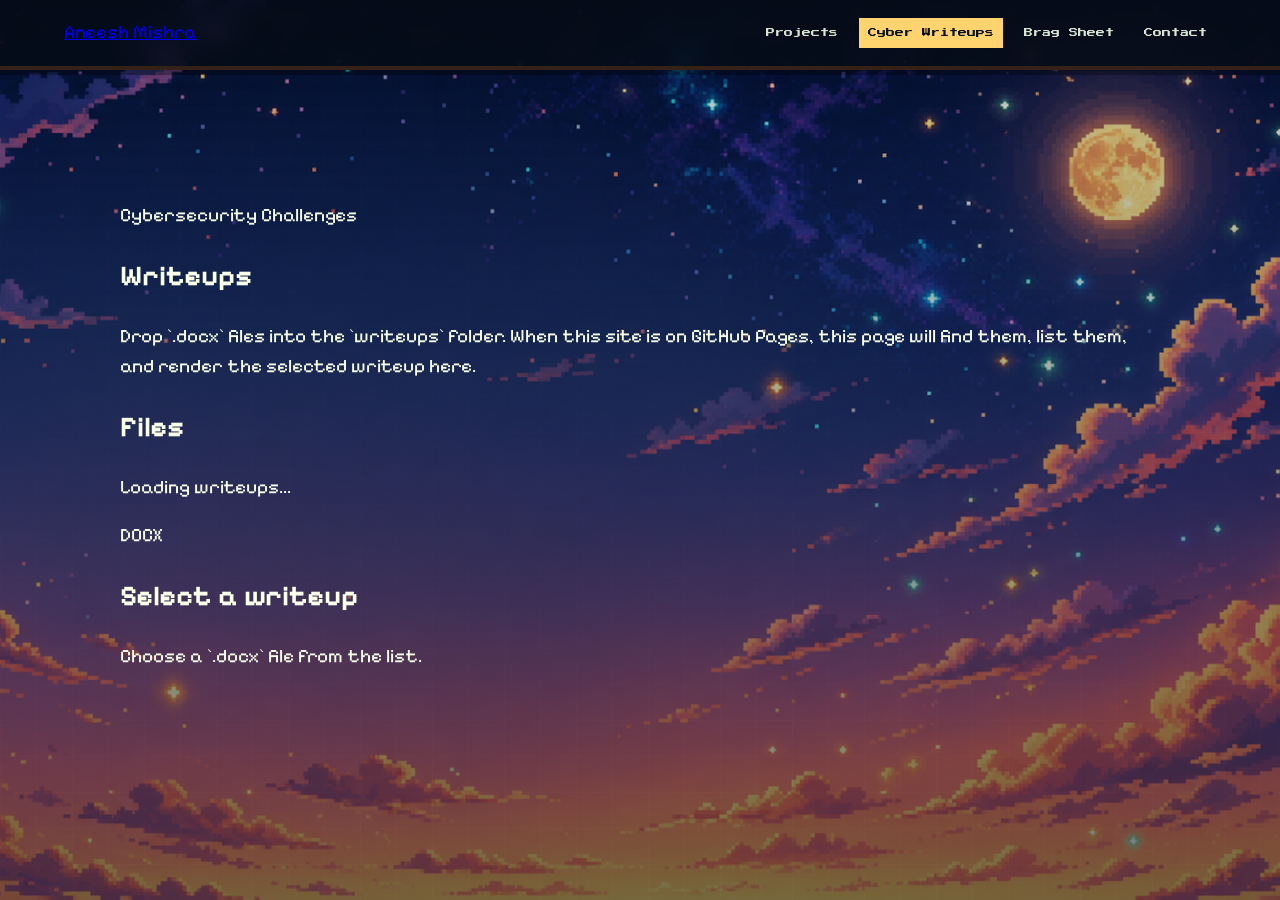
<file: writeups.html>
<!DOCTYPE html>
<html lang="en">
  <head>
    <meta charset="UTF-8" />
    <meta name="viewport" content="width=device-width, initial-scale=1.0" />
    <title>Cyber Writeups | Aneesh Mishra</title>
    <link rel="preconnect" href="https://fonts.googleapis.com" />
    <link rel="preconnect" href="https://fonts.gstatic.com" crossorigin />
    <link
      href="https://fonts.googleapis.com/css2?family=Pixelify+Sans:wght@400;500;600;700&family=Press+Start+2P&display=swap"
      rel="stylesheet"
    />
    <link rel="stylesheet" href="styles.css" />
  </head>
  <body>
    <div class="scanlines" aria-hidden="true"></div>

    <header class="page-header">
      <a class="home-link" href="index.html">Aneesh Mishra</a>
      <nav class="tab-nav compact" aria-label="Portfolio pages">
        <a href="projects.html">Projects</a>
        <a class="active" href="writeups.html">Cyber Writeups</a>
        <a href="brag-sheet.html">Brag Sheet</a>
        <a href="contact.html">Contact</a>
      </nav>
    </header>

    <main class="page-shell">
      <section class="content-card writeups-card">
        <p class="mini-title">Cybersecurity Challenges</p>
        <h1>Writeups</h1>
        <p>
          Drop `.docx` files into the `writeups` folder. When this site is on
          GitHub Pages, this page will find them, list them, and render the
          selected writeup here.
        </p>

        <div class="writeups-layout">
          <aside class="writeup-list-panel" aria-label="Available writeups">
            <h2>Files</h2>
            <div class="writeup-list" data-writeup-list>
              <p class="empty-state">Loading writeups...</p>
            </div>
          </aside>

          <article class="writeup-reader" aria-live="polite">
            <div class="reader-header">
              <span class="tile-number">DOCX</span>
              <div>
                <h2 data-writeup-title>Select a writeup</h2>
                <p data-writeup-status>Choose a `.docx` file from the list.</p>
              </div>
            </div>
            <div class="docx-content" data-writeup-content></div>
          </article>
        </div>
      </section>
    </main>

    <script src="assets/mammoth.browser.min.js"></script>
    <script src="writeups-config.js"></script>
    <script src="script.js"></script>
  </body>
</html>
</file>
<file: styles.css>
:root{--ink:#f9ffe8;--muted:#d8e4d1;--night:#0b1524;--wood:#8c5432;--wood-dark:#362117;--gold:#ffd36d;--green:#91e96f;--teal:#62e9df;--panel:rgba(8,15,20,.7);--shadow:rgba(0,0,0,.58);--font-pixel:"Press Start 2P","Courier New",monospace;--font-body:"Pixelify Sans","Courier New",monospace}*{box-sizing:border-box}html{min-height:100%;scroll-behavior:smooth}body{min-height:100vh;margin:0;color:var(--ink);font-family:var(--font-body);font-size:19px;line-height:1.55;background:linear-gradient(180deg,rgba(6,11,18,.18),rgba(6,11,18,.54)),url("assets/pixel-stardew-sky.png") center/cover fixed,#08101a}body:before{content:"";position:fixed;inset:0;pointer-events:none;background:linear-gradient(rgba(255,255,255,.025) 1px,transparent 1px),linear-gradient(90deg,rgba(255,255,255,.025) 1px,transparent 1px);background-size:36px 36px;mix-blend-mode:overlay}.stars{position:fixed;inset:0;pointer-events:none;background:radial-gradient(circle at 11% 16%,#fff5c8 0 2px,transparent 3px),radial-gradient(circle at 78% 19%,#fff5c8 0 1px,transparent 2px),radial-gradient(circle at 88% 58%,#fff5c8 0 1px,transparent 2px),radial-gradient(circle at 33% 83%,#fff5c8 0 1px,transparent 2px)}.explorer{min-height:100vh;position:relative;overflow:hidden}.explore-dot{position:absolute;z-index:3;left:50%;top:50%;width:230px;height:220px;transform:translate(-50%,-50%);border:0;background:transparent;color:var(--gold);font:13px var(--font-pixel);letter-spacing:.03em;cursor:pointer}.core{position:absolute;left:50%;top:50%;width:16px;height:16px;transform:translate(-50%,-50%);border-radius:50%;background:var(--gold);box-shadow:0 0 0 8px rgba(255,211,109,.12),0 0 24px 10px rgba(255,211,109,.58);transition:transform .7s ease,box-shadow .7s ease}.core:before,.core:after{content:"";position:absolute;inset:-45px;border:2px dotted rgba(255,211,109,.36);border-radius:50%;animation:spin 8s linear infinite}.core:after{inset:-77px;border-color:rgba(145,233,111,.28);animation-direction:reverse;animation-duration:14s}.dot-label{position:absolute;top:calc(50% + 50px);left:50%;transform:translateX(-50%);white-space:nowrap;text-shadow:3px 3px 0 var(--shadow);transition:opacity .25s}.portfolio{opacity:0;transform:scale(.9);transition:opacity .8s .15s ease,transform .8s .15s ease;pointer-events:none}.explorer.open .explore-dot{pointer-events:none}.explorer.open .core{transform:translate(-50%,-50%) scale(38);box-shadow:0 0 90px 40px rgba(255,211,109,.4)}.explorer.open .dot-label{opacity:0}.explorer.open .portfolio{opacity:1;transform:none;pointer-events:auto}.landing-header{position:absolute;z-index:2;top:32px;left:clamp(24px,5vw,76px);right:clamp(24px,5vw,76px);display:flex;align-items:center;gap:22px;color:var(--muted);font:12px var(--font-body)}.wordmark{color:var(--gold);font:15px var(--font-pixel);line-height:1.6;text-shadow:3px 3px 0 var(--shadow);text-decoration:none}.status{margin-left:auto;color:var(--green);font:10px var(--font-pixel);text-transform:uppercase}.status i{display:inline-block;width:8px;height:8px;margin-right:8px;border-radius:50%;background:var(--green);box-shadow:0 0 9px var(--green)}.intro{position:absolute;z-index:1;top:45%;left:clamp(24px,11vw,165px);transform:translateY(-50%);max-width:570px;padding:34px 42px;background:linear-gradient(180deg,rgba(255,255,255,.08),transparent 35%),var(--panel);border:4px solid rgba(255,211,109,.67);box-shadow:0 0 0 4px var(--wood-dark),9px 9px 0 rgba(0,0,0,.45)}.eyebrow,.section-kicker{margin:0 0 16px;color:var(--green);font:10px var(--font-pixel);line-height:1.8;text-shadow:2px 2px 0 var(--shadow);text-transform:uppercase}.intro h1{margin:0;color:var(--gold);font:clamp(1.6rem,3vw,2.7rem)/1.4 var(--font-pixel);text-shadow:4px 4px 0 var(--shadow)}.lede{margin:19px 0 0;color:var(--muted);font-size:1.15rem}.orbit{position:absolute;inset:0}.orbit:before{content:"";position:absolute;z-index:0;right:4%;top:27%;width:58%;height:46%;border:2px dashed rgba(255,211,109,.34);border-radius:48% 52% 44% 56%/58% 44% 56% 42%;transform:rotate(-20deg)}.orbit-link{position:absolute;z-index:1;min-width:150px;padding:18px 18px 17px 28px;color:var(--ink);font:14px var(--font-pixel);line-height:1.6;text-decoration:none;background:linear-gradient(90deg,rgba(54,33,23,.97),rgba(125,73,42,.94),rgba(54,33,23,.97));border:4px solid #2f1d15;box-shadow:inset 0 0 0 3px rgba(255,211,109,.38),5px 6px 0 rgba(0,0,0,.42);transition:transform .16s ease,filter .16s ease}.orbit-link:before{content:"✦";position:absolute;left:-18px;top:17px;color:var(--green);font-size:22px;text-shadow:0 0 12px var(--green)}.orbit-link span,.orbit-link small{display:block;color:#ffe7a9;font:9px var(--font-pixel);line-height:1.7}.orbit-link small{color:var(--green);margin-top:2px}.orbit-link:hover{color:#fffce7;filter:brightness(1.18);transform:translate(-3px,-3px)}.research{top:22%;right:25%}.builds{top:43%;right:9%}.leadership{bottom:17%;right:31%}.resume{bottom:9%;right:10%}.landing-footer{position:absolute;bottom:28px;left:clamp(24px,5vw,76px);right:clamp(24px,5vw,76px);display:flex;justify-content:space-between;color:var(--muted);font:10px var(--font-pixel);text-shadow:2px 2px 0 var(--shadow)}.page-header{position:sticky;top:0;z-index:5;display:flex;align-items:center;justify-content:space-between;gap:20px;padding:18px clamp(18px,5vw,68px);background:rgba(7,13,22,.84);border-bottom:4px solid var(--wood-dark);box-shadow:0 5px 0 rgba(0,0,0,.3);backdrop-filter:blur(10px)}.page-header .wordmark{font-size:11px}.tab-nav{display:flex;gap:12px}.tab-nav a{padding:8px 9px;color:var(--muted);font:9px var(--font-pixel);line-height:1.6;text-decoration:none}.tab-nav a:hover,.tab-nav a.active{color:#08101a;background:var(--gold)}.page-shell{width:min(1040px,calc(100% - 36px));margin:0 auto;padding:clamp(66px,9vw,112px) 0}.page-intro{display:grid;grid-template-columns:1fr minmax(250px,370px);gap:60px;padding:clamp(28px,5vw,52px);background:var(--panel);border:4px solid rgba(255,211,109,.67);box-shadow:0 0 0 4px var(--wood-dark),9px 9px 0 rgba(0,0,0,.45)}.page-intro h1{margin:0;color:var(--gold);font:clamp(1.8rem,5vw,3.8rem)/1.35 var(--font-pixel);text-shadow:4px 4px 0 var(--shadow)}.page-intro p:last-child{align-self:end;margin:0;color:var(--muted);font-size:1.08rem}.timeline{margin-top:52px}.entry{display:grid;grid-template-columns:165px 1fr;gap:36px;padding:32px 26px;border-top:4px solid rgba(140,84,50,.7);background:rgba(5,11,16,.52)}.entry-meta{color:var(--green);font:10px var(--font-pixel);line-height:1.8}.entry h2{margin:0 0 10px;color:var(--teal);font:clamp(1rem,2vw,1.42rem)/1.65 var(--font-pixel)}.entry h2 span{display:block;margin-top:7px;color:var(--gold);font:9px var(--font-pixel);line-height:1.8}.entry p{max-width:690px;margin:0;color:var(--muted)}.skill-row{display:flex;flex-wrap:wrap;gap:10px;margin-top:18px}.skill-row span{padding:7px 8px;color:var(--gold);font:9px var(--font-pixel);border:2px solid var(--wood);background:rgba(54,33,23,.65)}.resume-layout{display:grid;grid-template-columns:1.15fr .85fr;gap:36px;margin-top:52px}.resume-frame{min-height:720px;overflow:hidden;background:#fff;border:5px solid var(--wood-dark);box-shadow:0 0 0 4px rgba(255,211,109,.67),9px 9px 0 rgba(0,0,0,.45)}.resume-frame iframe{width:100%;height:720px;border:0}.resume-actions{align-self:start;padding:33px;background:var(--panel);border:4px solid rgba(255,211,109,.67);box-shadow:0 0 0 4px var(--wood-dark),8px 8px 0 rgba(0,0,0,.42)}.resume-actions h2{margin:0 0 15px;color:var(--gold);font:1.5rem/1.5 var(--font-pixel);text-shadow:3px 3px 0 var(--shadow)}.resume-actions p{color:var(--muted)}.download{display:inline-flex;margin-top:20px;padding:14px 15px;color:#08101a;font:10px var(--font-pixel);line-height:1.6;text-decoration:none;background:var(--green);border:4px solid var(--wood-dark);box-shadow:4px 4px 0 rgba(0,0,0,.4)}.download:hover{transform:translate(-2px,-2px);box-shadow:6px 6px 0 rgba(0,0,0,.4)}.contact-links{display:grid;gap:14px;margin-top:35px}.contact-links a{color:var(--teal);font:11px var(--font-pixel);line-height:1.7;text-decoration:none}@keyframes spin{to{transform:rotate(360deg)}}@media(prefers-reduced-motion:reduce){*,*:before,*:after{animation:none!important;transition:none!important}}@media(max-width:780px){body{background-attachment:scroll}.landing-header{top:22px;left:22px;right:22px}.landing-header p{display:none}.intro{top:28%;left:22px;right:22px;transform:none;padding:25px}.orbit:before{top:57%;right:5%;width:88%;height:43%}.orbit-link{min-width:138px;padding:12px 10px 11px 21px;font-size:10px}.research{top:49%;left:14%}.builds{top:59%;right:7%}.leadership{bottom:18%;left:13%}.resume{bottom:8%;right:10%}.page-header{align-items:flex-start;flex-direction:column}.tab-nav{flex-wrap:wrap}.page-intro,.resume-layout{grid-template-columns:1fr;gap:25px}.page-intro{padding:30px}.entry{grid-template-columns:1fr;gap:10px;padding:28px 20px}.resume-frame,.resume-frame iframe{min-height:560px;height:560px}}@media(max-width:440px){.wordmark{font-size:10px}.landing-footer{font-size:8px}.intro h1{font-size:1.25rem}.lede{font-size:1rem}.orbit-link{min-width:116px;font-size:8px}.orbit-link span,.orbit-link small{font-size:7px}.research{left:6%}.builds{right:3%}.leadership{left:6%}.resume{right:5%}}
</file>
<file: paragraph-readable.css>
/* A technical, monospaced body face that keeps the pixel headings readable. */
body,
p:not(.section-kicker):not(.eyebrow),
.lede,
.entry p,
.page-intro p:last-child,
.landing-header p,
.landing-footer {
  font-family: Consolas, "Courier New", monospace;
}

.entry p,
.page-intro p:last-child,
.lede {
  line-height: 1.75;
  letter-spacing: 0.01em;
}

.page-intro p:last-child {
  max-width: 36ch;
}

@media (max-width: 780px) {
  body,
  p:not(.section-kicker):not(.eyebrow),
  .lede,
  .entry p,
  .page-intro p:last-child,
  .landing-header p,
  .landing-footer {
    font-size: 0.94em;
  }
}
</file>
<file: profile-card.css>
.profile-intro{display:grid;grid-template-columns:152px minmax(0,1fr);align-items:center;gap:30px;max-width:550px}.profile-picture{width:152px;height:152px;object-fit:cover;object-position:center 34%;border:5px solid var(--gold);border-radius:50%;box-shadow:0 0 0 5px var(--wood-dark),0 0 25px rgba(255,211,109,.42)}.profile-intro h1{font-size:clamp(1.45rem,2.7vw,2.3rem)}.profile-intro .lede{max-width:425px}.music{bottom:29%;right:9%}@media(max-width:780px){.profile-intro{grid-template-columns:105px minmax(0,1fr);gap:22px}.profile-picture{width:105px;height:105px}.profile-intro h1{font-size:1.25rem}.profile-intro .lede{font-size:1rem}.music{bottom:26%;right:3%}}@media(max-width:520px){.profile-intro{grid-template-columns:1fr;text-align:center}.profile-picture{margin:0 auto}.profile-intro .lede{margin-left:auto;margin-right:auto}}@media(max-width:440px){.music{bottom:28%;right:1%}}
</file>
<file: motion.css>
.core{transition:opacity .72s ease,transform .72s cubic-bezier(.22,1,.36,1),box-shadow .72s ease;will-change:opacity,transform}.dot-label{transition:opacity .42s ease}.portfolio{opacity:0;visibility:hidden;transform:none;transition:opacity .82s cubic-bezier(.22,1,.36,1),visibility 0s linear .82s;pointer-events:none;will-change:opacity}.explorer.open .core{opacity:0;transform:translate(-50%,-50%) scale(.35);box-shadow:0 0 10px 2px rgba(255,211,109,.12)}.explorer.open .dot-label{opacity:0}.explorer.open .portfolio{opacity:1;visibility:visible;transform:none;transition-delay:.1s,0s;pointer-events:auto}.orbit-link{transition:opacity .48s ease,filter .35s ease;will-change:opacity}.orbit-link:hover{transform:none}.explorer.navigating .landing-header,.explorer.navigating .intro,.explorer.navigating .landing-footer,.explorer.navigating .orbit:before,.explorer.navigating .orbit-link{opacity:0;transition:opacity .48s ease}.cursor-sparkle{position:fixed;z-index:30;width:7px;height:7px;left:0;top:0;pointer-events:none;background:var(--gold);clip-path:polygon(50% 0,62% 38%,100% 50%,62% 62%,50% 100%,38% 62%,0 50%,38% 38%);box-shadow:0 0 8px 2px rgba(255,237,155,.72);animation:glitter-trail .72s ease-out forwards}@keyframes glitter-trail{to{opacity:0;transform:translate3d(var(--drift-x),var(--drift-y),0) scale(.15) rotate(120deg)}}@media(max-width:780px){.explorer{min-height:max(100svh,780px)}.landing-header{gap:12px}.orbit-link{max-width:calc(100vw - 42px)}}@media(max-width:520px){.explorer{min-height:860px}.landing-header .status{font-size:8px}.landing-header .status i{width:6px;height:6px;margin-right:5px}.orbit-link{min-width:128px}}@media(pointer:coarse),(prefers-reduced-motion:reduce){.cursor-sparkle{display:none}}@media(prefers-reduced-motion:reduce){.core,.dot-label,.portfolio,.orbit-link{transition:none!important}}
</file>
<file: mobile.css>
/* Phone-first reflow: the home constellation becomes a readable exploration grid. */
@media (max-width: 780px) {
  body {
    font-size: 17px;
  }

  .page-header {
    gap: 10px;
    padding: 14px 16px 10px;
  }

  .page-header .wordmark {
    font-size: 10px;
  }

  .tab-nav {
    width: 100%;
    flex-wrap: nowrap;
    gap: 5px;
    overflow-x: auto;
    padding: 2px 0 7px;
    scrollbar-width: thin;
  }

  .tab-nav a {
    flex: 0 0 auto;
    padding: 8px;
    font-size: 8px;
  }

  .page-shell,
  .resume-shell {
    width: calc(100% - 24px);
    padding: 34px 0 52px;
  }

  .page-intro {
    gap: 18px;
    padding: 24px 20px;
  }

  .page-intro h1 {
    font-size: clamp(1.45rem, 7.2vw, 2.15rem);
    line-height: 1.5;
  }

  .page-intro p:last-child {
    font-size: 1rem;
  }

  .timeline {
    margin-top: 30px;
  }

  .entry {
    gap: 14px;
    padding: 24px 18px;
  }

  .entry h2 {
    font-size: clamp(.88rem, 4vw, 1.05rem);
    line-height: 1.75;
  }

  .entry h2 span,
  .entry-meta,
  .skill-row span {
    font-size: 8px;
  }

  .entry p {
    line-height: 1.7;
  }

  .skill-row {
    gap: 7px;
    margin-top: 14px;
  }

  .skill-row span {
    padding: 6px 7px;
  }

  .organization-logo,
  .stevens-logo,
  .columbia-logo {
    max-width: 145px;
    height: auto;
  }

  .resume-layout {
    margin-top: 30px;
  }

  .resume-frame,
  .resume-frame iframe {
    min-height: 540px;
    height: 540px;
  }

  .resume-actions {
    padding: 25px 20px;
  }

  .resume-actions .download {
    width: 100%;
    justify-content: center;
    margin: 12px 0 0;
  }

  .landing-page .explorer {
    min-height: 100svh;
    overflow-y: auto;
  }

  .landing-page .portfolio {
    position: relative;
    display: flex;
    flex-direction: column;
    gap: 26px;
    min-height: 100svh;
    padding: 22px 16px 30px;
  }

  .landing-page .landing-header,
  .landing-page .intro,
  .landing-page .orbit,
  .landing-page .landing-footer {
    position: relative;
    inset: auto;
  }

  .landing-page .landing-header {
    align-items: flex-start;
    margin: 0;
  }

  .landing-page .landing-header .status {
    margin-left: auto;
    font-size: 8px;
  }

  .landing-page .intro {
    width: 100%;
    max-width: none;
    margin: 0;
    padding: 24px 20px;
    transform: none;
  }

  .landing-page .profile-intro {
    grid-template-columns: 92px minmax(0, 1fr);
    gap: 18px;
  }

  .landing-page .profile-picture {
    width: 92px;
    height: 92px;
  }

  .landing-page .intro h1 {
    font-size: clamp(1.2rem, 7vw, 1.75rem);
  }

  .landing-page .lede {
    font-size: 1rem;
  }

  .landing-page .orbit {
    display: grid;
    grid-template-columns: 1fr;
    gap: 14px;
    width: 100%;
    margin: 0;
  }

  .landing-page .orbit:before {
    display: none;
  }

  .landing-page .orbit-link,
  .landing-page .research,
  .landing-page .builds,
  .landing-page .leadership,
  .landing-page .music,
  .landing-page .resume {
    position: relative;
    inset: auto;
    width: 100%;
    min-width: 0;
    max-width: none;
    padding: 14px;
    font-size: 9px;
  }

  .landing-page .orbit-link:before {
    display: none;
  }

  .landing-page .orbit-link span,
  .landing-page .orbit-link small {
    font-size: 7px;
  }

  .landing-page .landing-footer {
    margin-top: auto;
    font-size: 7px;
  }
}

@media (max-width: 390px) {
  .landing-page .portfolio {
    padding-inline: 12px;
  }

  .landing-page .profile-intro {
    grid-template-columns: 1fr;
    text-align: center;
  }

  .landing-page .profile-picture {
    margin: 0 auto;
  }

  .landing-page .lede {
    margin-inline: auto;
  }

  .landing-page .orbit {
    grid-template-columns: 1fr;
  }
}

/* Tablets do not run the desktop orbit, so use an intentional card grid. */
@media (min-width: 781px) and (max-width: 1200px) {
  .landing-page .explorer { min-height: 100svh; overflow-y: auto; }
  .landing-page .portfolio { position: relative; display: grid; grid-template-columns: minmax(0, 1fr) minmax(0, 1fr); gap: 24px; min-height: 100svh; padding: 30px clamp(28px, 5vw, 60px); }
  .landing-page .landing-header, .landing-page .intro, .landing-page .orbit, .landing-page .landing-footer { position: relative; inset: auto; }
  .landing-page .landing-header, .landing-page .landing-footer { grid-column: 1 / -1; }
  .landing-page .intro { align-self: center; max-width: none; margin: 0; }
  .landing-page .orbit { display: grid; grid-template-columns: repeat(2, minmax(0, 1fr)); align-content: center; gap: 14px; }
  .landing-page .orbit:before, .landing-page .orbit-link, .landing-page .research, .landing-page .builds, .landing-page .leadership, .landing-page .music, .landing-page .resume { position: relative; inset: auto; }
  .landing-page .orbit:before { display: none; }
  .landing-page .orbit-link { width: 100%; min-width: 0; padding: 15px 14px 14px 24px; }
}

@media (min-width: 781px) and (max-width: 1000px) {
  .landing-page .portfolio { grid-template-columns: 1fr; padding-inline: clamp(20px, 4vw, 36px); }
  .landing-page .intro { width: 100%; }
  .landing-page .orbit { grid-template-columns: repeat(2, minmax(0, 1fr)); }
}
</file>
<file: title-layout.css>
/* Give headings the full panel width before supporting copy begins. */
@media (min-width: 781px) {
  .page-intro {
    grid-template-columns: 1fr;
    gap: 24px;
  }

  .page-intro h1 {
    font-size: clamp(1.5rem, 2.7vw, 2.35rem);
    white-space: nowrap;
  }

  .page-intro p:last-child {
    align-self: start;
    max-width: 44rem;
  }
}

/* A one-piece intro title gets the full panel width instead of an empty column. */
.page-intro.title-only {
  grid-template-columns: 1fr;
}

@media (max-width: 780px) {
  .page-intro.title-only h1 {
    white-space: normal;
  }
}
</file>
<file: experience-logos.css>
.organization-meta{display:flex;flex-direction:column;align-items:flex-start;gap:14px}.njccic-entry .organization-meta{align-items:center;text-align:center}.njccic-logo{display:block;width:68px;height:68px;object-fit:contain;border-radius:50%;box-shadow:0 2px 0 rgba(0,0,0,.38)}.clear-metric{font-family:"Trebuchet MS",Arial,sans-serif;font-size:.98em;font-weight:800;letter-spacing:.025em;color:#f6ffe9;font-variant-numeric:lining-nums}@media(max-width:620px){.organization-meta{gap:11px}.njccic-logo{width:58px;height:58px}}
</file>
<file: research-badges.css>
.organization-meta{display:flex;flex-direction:column;align-items:flex-start;gap:15px}.organization-logo{display:block;width:142px;height:58px;object-fit:contain;object-position:left center;image-rendering:auto;filter:drop-shadow(2px 3px 0 rgba(0,0,0,.3))}.nyu-logo{background:#fff;padding:6px 8px;box-sizing:border-box}.stevens-logo{width:150px}.columbia-logo{width:160px;height:64px}@media(max-width:620px){.organization-meta{gap:12px}.organization-logo{width:150px;height:56px}.columbia-logo{width:170px;height:66px}}
</file>
<file: resume-readable.css>
.resume-shell{width:min(1380px,calc(100% - 40px));padding-top:clamp(76px,9vw,116px)}.resume-layout{grid-template-columns:1fr;gap:34px}.resume-frame{width:100%;min-height:1080px}.resume-frame iframe{height:1080px}.resume-actions{order:-1;width:min(760px,100%);justify-self:center}.resume-actions .download{margin-right:12px}.resume-page .page-intro p:last-child:after{content:"Scroll down to view my resume and download it.";display:block;margin-top:16px;color:var(--green);font:10px/1.8 var(--font-pixel);text-transform:uppercase}@media(max-width:760px){.resume-shell{width:calc(100% - 24px)}.resume-frame,.resume-frame iframe{min-height:760px;height:760px}.resume-page .page-intro p:last-child:after{font-size:8px}}
</file>
